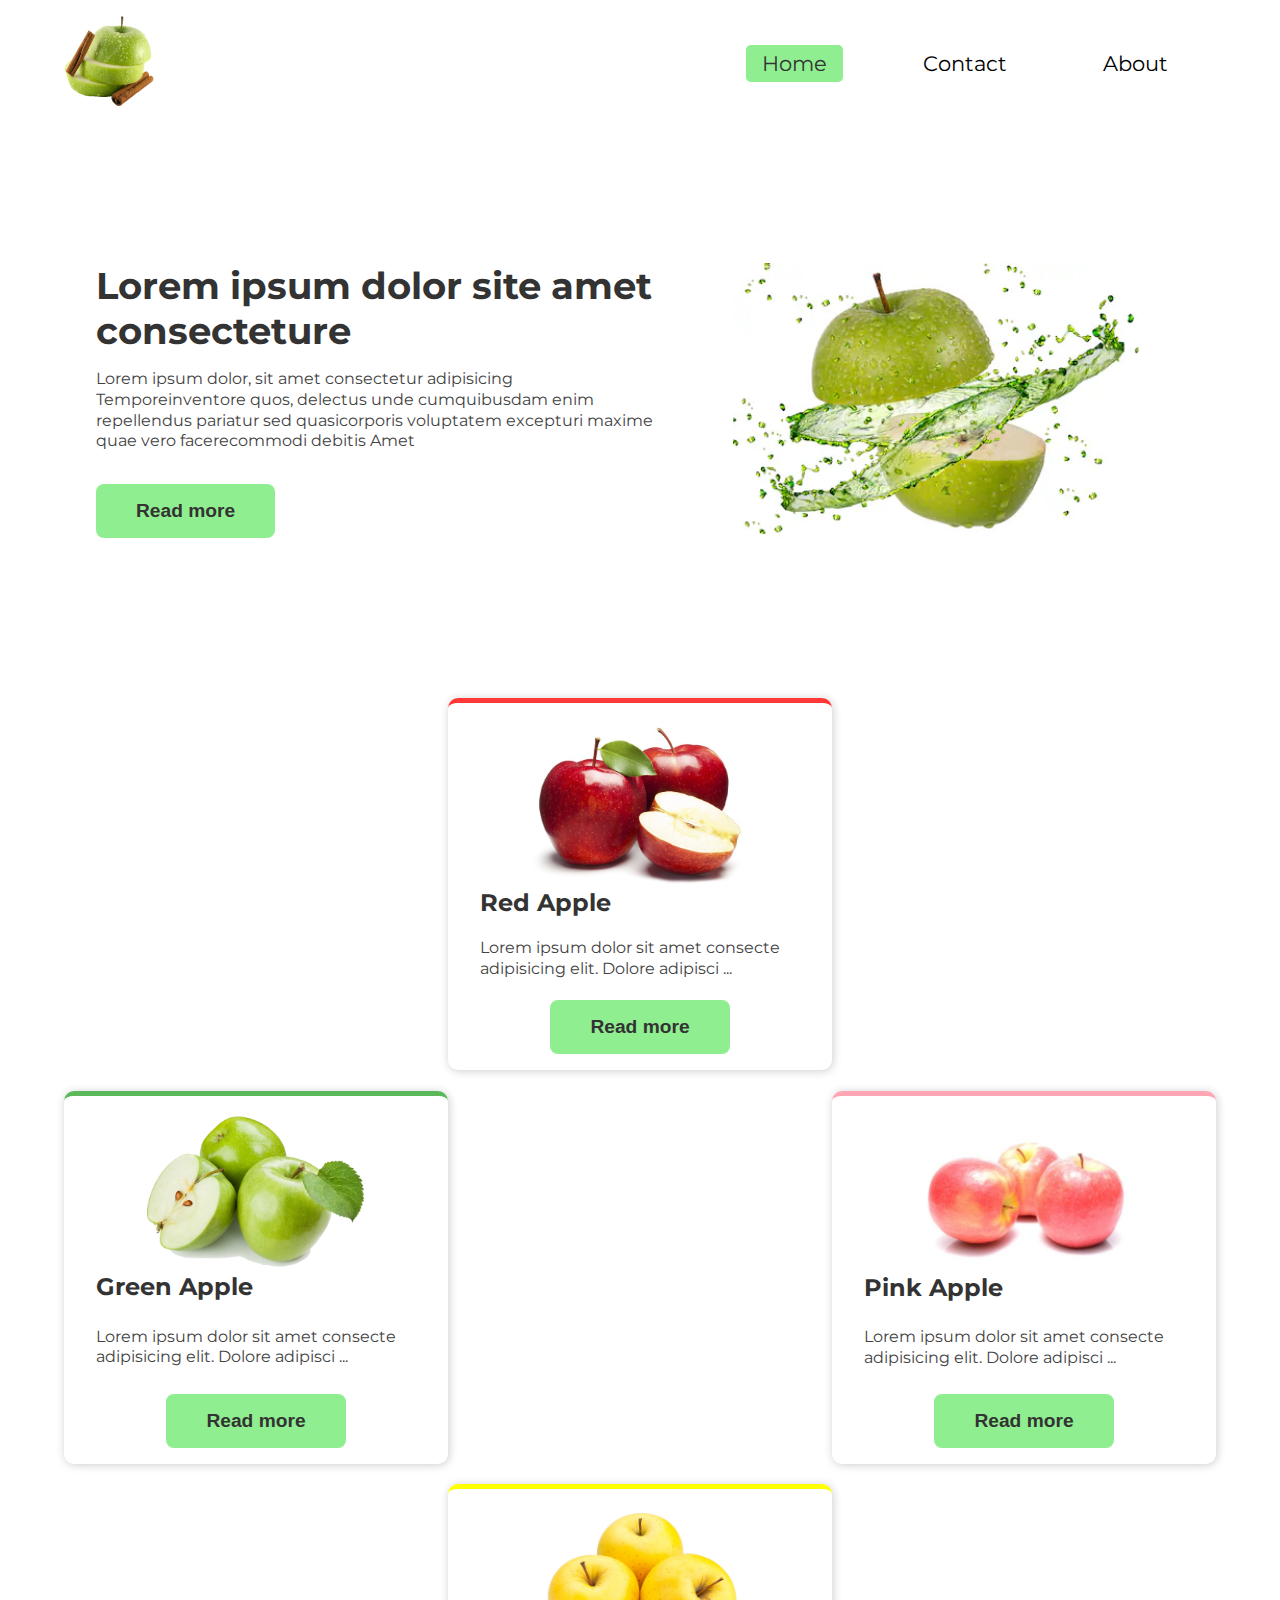
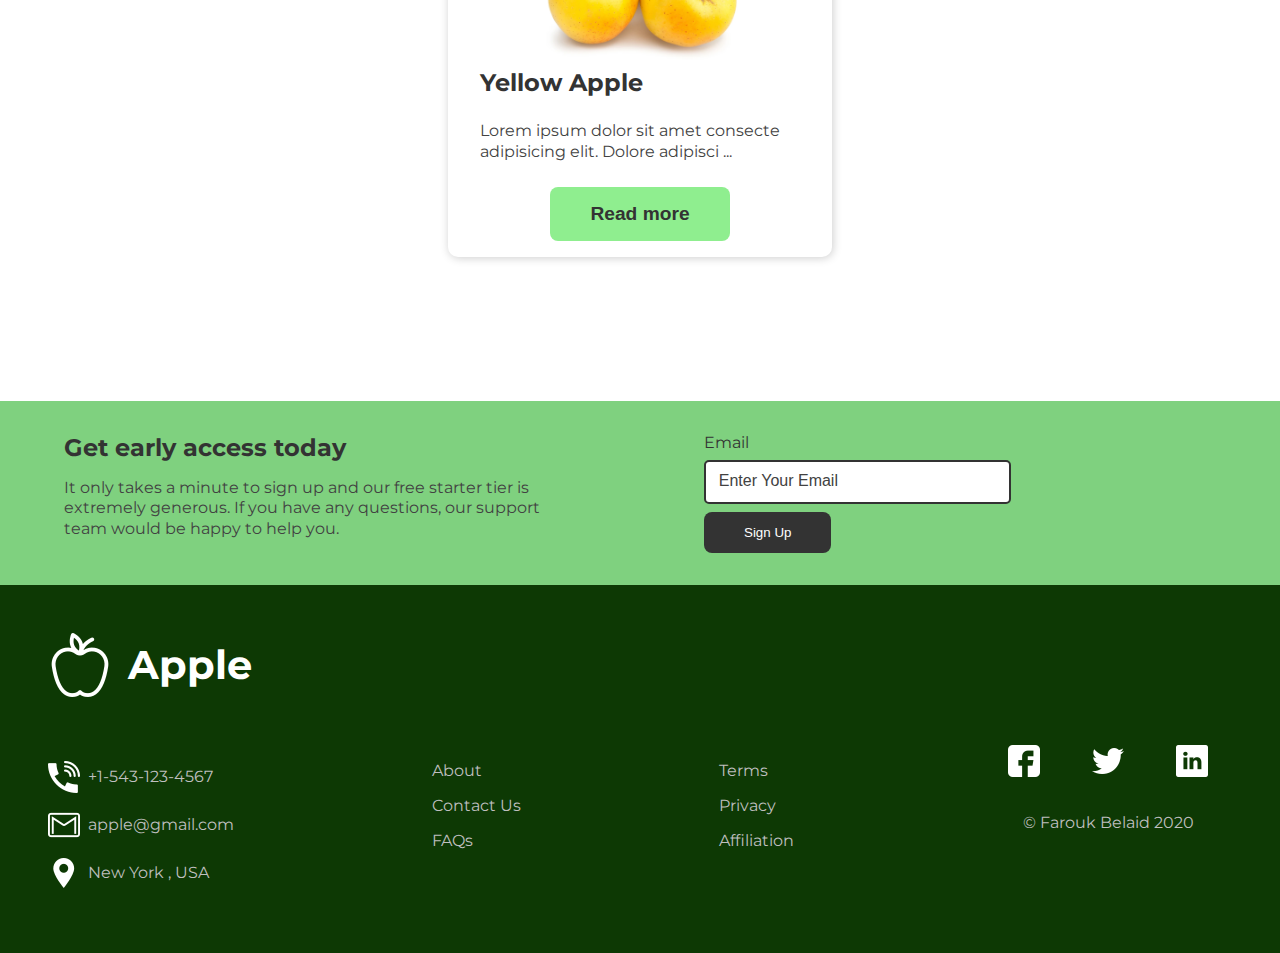
<file: index.html>
<!DOCTYPE html>
<html lang="en">
  <head>
    <meta charset="UTF-8" />
    <meta name="viewport" content="width=device-width, initial-scale=1.0" />
    <!-- Link StyleSheet file-->
    <link rel="stylesheet" href="css/main.css" />
    <title>Apple</title>
  </head>
  <body>
    <header>
      <nav class="nav-bar">
        <div class="logo-container">
          <a href="#"
            ><img
              class="img-logo"
              src="images/green-apple-logo.png"
              alt="apple image"
          /></a>
        </div>

        <ul class="nav-links">
          <li><a id="home-link" href="#">Home</a></li>
          <li><a href="#">Contact</a></li>
          <li><a href="#">About</a></li>
        </ul>
      </nav>
    </header>
    <main class="page-container">
      <section id="introduction">
        <div class="intro-text">
          <h1>Lorem ipsum dolor site amet consecteture</h1>

          <p>
            Lorem ipsum dolor, sit amet consectetur adipisicing Temporeinventore
            quos, delectus unde cumquibusdam enim repellendus pariatur sed
            quasicorporis voluptatem excepturi maxime quae vero facerecommodi
            debitis Amet
          </p>

          <button class="button-style"><a href="#">Read more</a></button>
        </div>
        <div class="intro-img">
          <img
            src="images/green-apple-splash.png"
            alt="green apple background"
          />
        </div>
      </section>

      <section id="blog-post-overview">
        <div class="card top">
          <img src="images/red-apple.jpg" alt="red-apple" />
          <h2>Red Apple</h2>
          <p>
            Lorem ipsum dolor sit amet consecte adipisicing elit. Dolore
            adipisci ...
          </p>
          <button class="button-style">
            <a href="red-apple-post.html">Read more</a>
          </button>
        </div>

        <div class="card left">
          <img src="images/green-apple.png" alt="green-apple" />
          <h2>Green Apple</h2>
          <p>
            Lorem ipsum dolor sit amet consecte adipisicing elit. Dolore
            adipisci ...
          </p>
          <button class="button-style">
            <a href="blog-post.html">Read more</a>
          </button>
        </div>

        <div class="card right">
          <img src="images/pink-apple.jpg" alt="pink-apple" />
          <h2>Pink Apple</h2>
          <p>
            Lorem ipsum dolor sit amet consecte adipisicing elit. Dolore
            adipisci ...
          </p>
          <button class="button-style">
            <a href="pink-apple-post.html">Read more</a>
          </button>
        </div>

        <div class="card bottom">
          <img src="images/yellow-apple.jpg" alt="yellow-apple" />
          <h2>Yellow Apple</h2>
          <p>
            Lorem ipsum dolor sit amet consecte adipisicing elit. Dolore
            adipisci ...
          </p>
          <button class="button-style">
            <a href="yellow-apple-post.html">Read more</a>
          </button>
        </div>
      </section>
    </main>
    <section class="sign-up-section">
      <div class="sign-up-intro">
        <h2>Get early access today</h2>
        <p>
          It only takes a minute to sign up and our free starter tier is
          extremely generous. If you have any questions, our support team would
          be happy to help you.
        </p>
      </div>

      <div class="form-container">
        <form>
          <label for="email-input">Email</label>
          <input
            type="email"
            name="email"
            id="email-input"
            placeholder="Enter Your Email"
          />
          <button class="sign-up-btn button-style">Sign Up</button>
        </form>
      </div>
    </section>

    <footer class="footer">
      <div class="logo">
        <img src="images/apple.png" alt="" />
        <span>Apple</span>
      </div>

      <div class="footer-links-container">
        <ul class="footer-links">
          <li>
            <img src="images/phone.png" alt="" />
            <a href="#">+1-543-123-4567</a>
          </li>

          <li>
            <img src="images/gmail.png" alt="" />
            <a href="#">apple@gmail.com</a>
          </li>

          <li>
            <img src="images/gps.png" alt="" />
            <a href="#">New York , USA</a>
          </li>
        </ul>

        <ul class="footer-links">
          <li><a href="#">About</a></li>
          <li><a href="#">Contact Us</a></li>
          <li><a href="#">FAQs</a></li>
        </ul>

        <ul class="footer-links">
          <li><a href="#">Terms</a></li>
          <li><a href="#">Privacy</a></li>
          <li><a href="#">Affiliation</a></li>
        </ul>

        <ul class="footer-links social-media-links">
          <li>
            <a href="#"><img src="images/facebook.png" alt="facebook" /></a>
          </li>

          <li>
            <a href="#"><img src="images/twitter.png" alt="instagram" /></a>
          </li>

          <li>
            <a href="#"><img src="images/linkedin.png" alt="linkedin" /></a>
          </li>
          
          <li class="copyright-container">
            <a href="#">© Farouk Belaid 2020</a>
          </li>
        </ul>
      </div>
    </footer>
  </body>
</html>
</file>
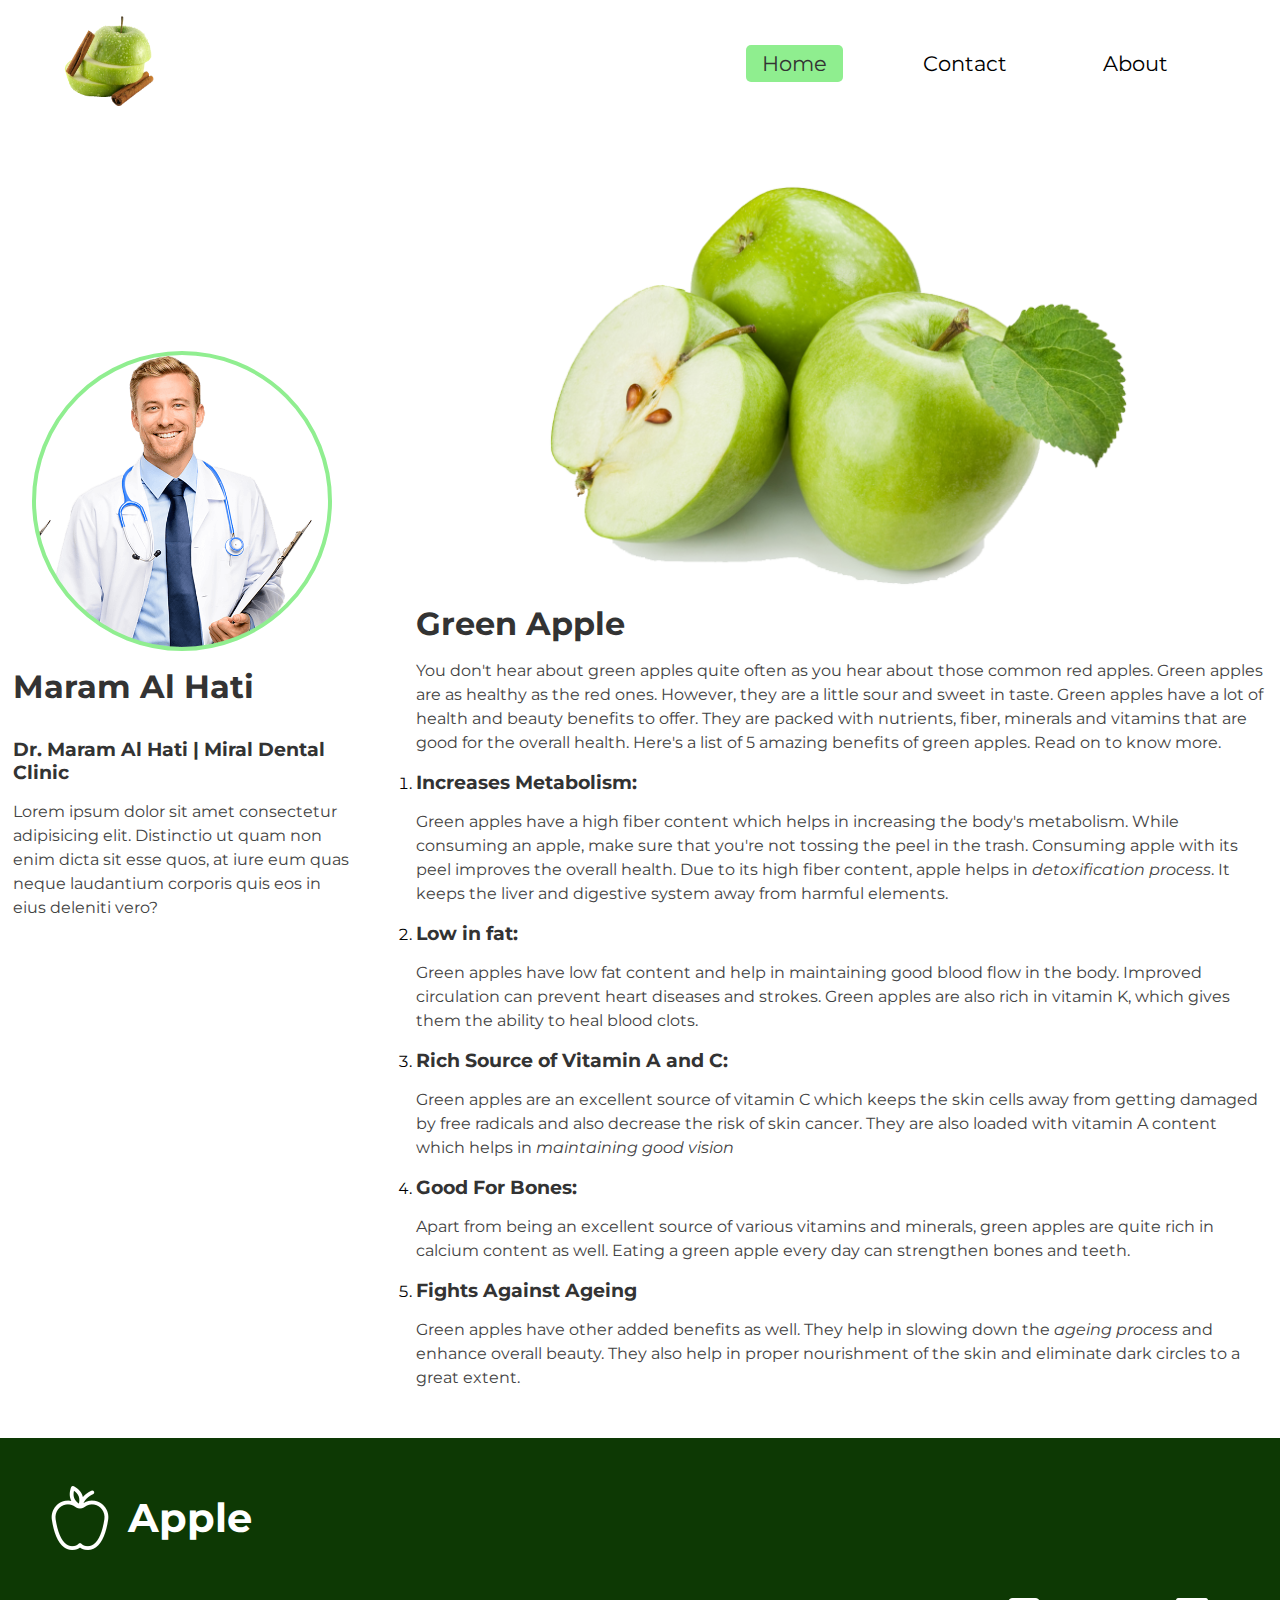
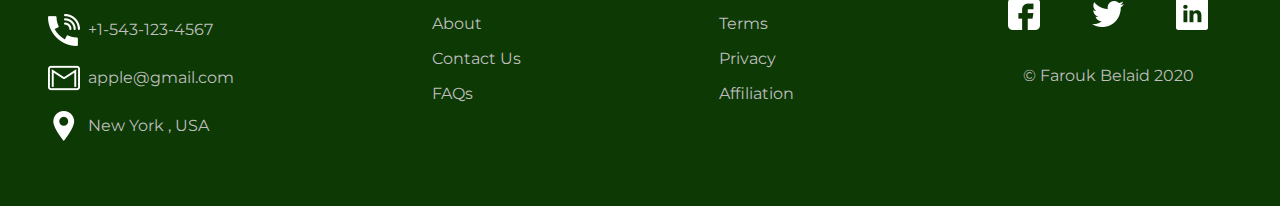
<file: blog-post.html>
<!DOCTYPE html>
<html lang="en">
  <head>
    <meta charset="UTF-8" />
    <meta name="viewport" content="width=device-width, initial-scale=1.0" />
    <link rel="stylesheet" href="css/blog-post-style.css" />
    <title>Green Apple</title>
  </head>
  <body>
    <main class="grid-container">
      <header>
        <nav class="nav-bar">
          <div class="logo-container">
            <a href="#"
              ><img
                class="img-logo"
                src="images/green-apple-logo.png"
                alt="apple image"/>
            </a>
          </div>

          <ul class="nav-links">
            <li><a id="home-link" href="index.html">Home</a></li>
            <li><a href="#">Contact</a></li>
            <li><a href="#">About</a></li>
          </ul>
        </nav>
      </header>

      <section class="author-info">
        <div class="author-img"></div>
        <h1>Maram Al Hati</h1>
        <h3>Dr. Maram Al Hati | Miral Dental Clinic</h3>
        <p>Lorem ipsum dolor sit amet consectetur adipisicing elit. 
          Distinctio ut quam non enim dicta sit esse quos, at iure eum 
          quas neque laudantium corporis quis eos in eius deleniti vero?</p>
      </section>

      <section class="content">
        <img src="images/green-apple.png" alt="" />
        <h1>Green Apple</h1>
        <p>
          You don't hear about green apples quite often as you hear about those
          common red apples. Green apples are as healthy as the red ones.
          However, they are a little sour and sweet in taste. Green apples have
          a lot of health and beauty benefits to offer. They are packed with
          nutrients, fiber, minerals and vitamins that are good for the overall
          health. Here's a list of 5 amazing benefits of green apples. Read on
          to know more. 
          <ol>

            <li>
              <h3>Increases Metabolism:</h3> 
              <p>Green apples have a high fiber
                content which helps in increasing the body's metabolism. While
                consuming an apple, make sure that you're not tossing the peel in the
                trash. Consuming apple with its peel improves the overall health. Due
                to its high fiber content, apple helps in <em>detoxification process</em>. It
                keeps the liver and digestive system away from harmful elements.
              </p>
            </li>

            <li>
              <h3>Low in fat:</h3>
              <p>Green apples have low fat content and help in maintaining
                good blood flow in the body. Improved circulation can prevent heart
                diseases and strokes. Green apples are also rich in vitamin K, which
                gives them the ability to heal blood clots.
              </p>
            </li>

            <li>
              <h3>Rich Source of Vitamin A and C:</h3>
              <p>Green apples are an excellent source of vitamin C which keeps
                the skin cells away from getting damaged by free radicals and also
                decrease the risk of skin cancer. They are also loaded with vitamin A
                content which helps in <em>maintaining good vision</em>
              </p>
            </li>

            <li>
              <h3>Good For Bones:</h3>
              <p>Apart from being an excellent source of various vitamins and minerals, green
                apples are quite rich in calcium content as well. Eating a green apple
                every day can strengthen bones and teeth.
              </p>
            </li>

            <li>
              <h3>Fights Against Ageing</h3>
              <p>Green apples have other added benefits as well. They help in slowing
                down the <em>ageing process</em> and enhance overall beauty. They also help in
                proper nourishment of the skin and eliminate dark circles to a great
                extent.
              </p>
            </li>

          </ol>
        </p>
      </section>

      <footer class="footer">
        <div class="logo">
          <img src="images/apple.png" alt="" />
          <span>Apple</span>
        </div>

        <div class="footer-links-container">

          <ul class="footer-links">
            <li>
              <img src="images/phone.png" alt="" />
              <a href="#">+1-543-123-4567</a>
            </li>

            <li>
              <img src="images/gmail.png" alt="" />
              <a href="#">apple@gmail.com</a>
            </li>

            <li>
              <img src="images/gps.png" alt="" />
              <a href="#">New York , USA</a>
            </li>
          </ul>

          <ul class="footer-links">
            <li><a href="#">About</a></li>
            <li><a href="#">Contact Us</a></li>
            <li><a href="#">FAQs</a></li>
          </ul>

          <ul class="footer-links">
            <li><a href="#">Terms</a></li>
            <li><a href="#">Privacy</a></li>
            <li><a href="#">Affiliation</a></li>
          </ul>

          <ul class="footer-links social-media-links">
            <li>
              <a href="#"><img src="images/facebook.png" alt="facebook" /></a>
            </li>

            <li>
              <a href="#"><img src="images/twitter.png" alt="instagram" /></a>
            </li>

            <li>
              <a href="#"><img src="images/linkedin.png" alt="linkedin" /></a>
            </li>
            
            <li class="copyright-container">
              <a href="#">© Farouk Belaid 2020</a>
            </li>
          </ul>
        </div>
      </footer>
    </main>
  </body>
</html>
</file>
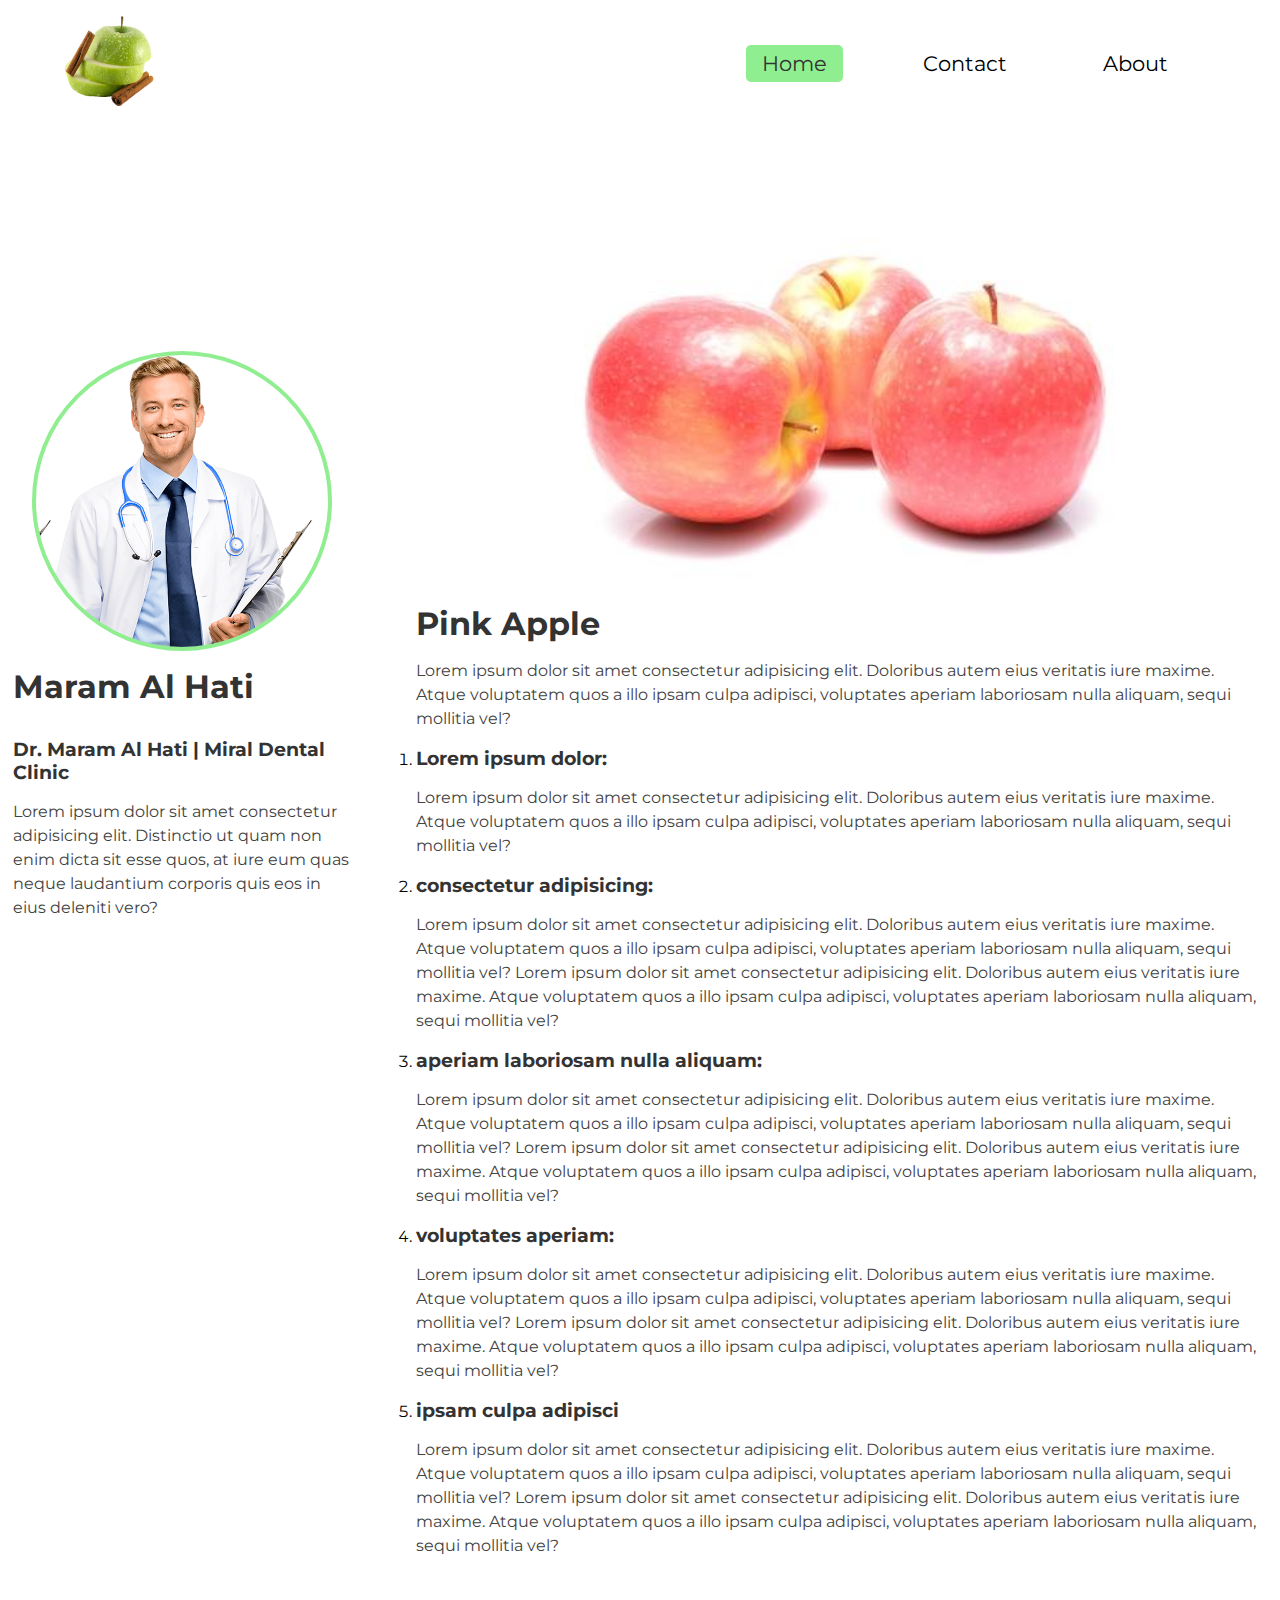
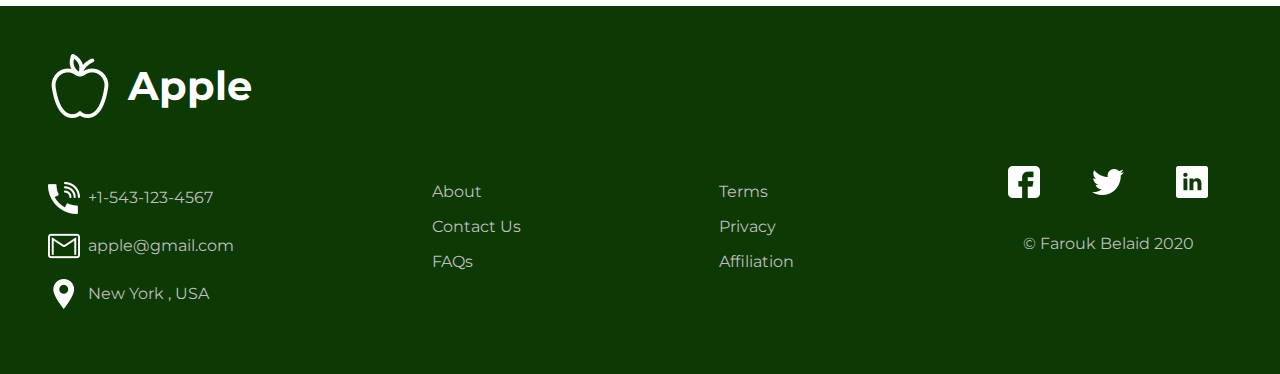
<file: pink-apple-post.html>
<!DOCTYPE html>
<html lang="en">
  <head>
    <meta charset="UTF-8" />
    <meta name="viewport" content="width=device-width, initial-scale=1.0" />
    <link rel="stylesheet" href="css/blog-post-style.css" />
    <title>Pink Apple</title>
  </head>
  <body>
    <main class="grid-container">
      <header>
        <nav class="nav-bar">
          <div class="logo-container">
            <a href="#"
              ><img
                class="img-logo"
                src="images/green-apple-logo.png"
                alt="apple image"
            /></a>
          </div>

          <ul class="nav-links">
            <li><a id="home-link" href="index.html">Home</a></li>
            <li><a href="#">Contact</a></li>
            <li><a href="#">About</a></li>
          </ul>
        </nav>
      </header>

      <section class="author-info">
        <div class="author-img"></div>
        <h1>Maram Al Hati</h1>
        <h3>Dr. Maram Al Hati | Miral Dental Clinic</h3>
        <p>Lorem ipsum dolor sit amet consectetur adipisicing elit. 
          Distinctio ut quam non enim dicta sit esse quos, at iure eum 
          quas neque laudantium corporis quis eos in eius deleniti vero?</p>
      </section>

      <section class="content">
        <img src="images/pink-apple.jpg" alt="" />
        <h1>Pink Apple</h1>
        <p>
          Lorem ipsum dolor sit amet consectetur adipisicing elit. 
          Doloribus autem eius veritatis iure maxime. Atque voluptatem quos 
          a illo ipsam culpa adipisci, voluptates aperiam laboriosam nulla aliquam, 
          sequi mollitia vel? 
          <ol>

            <li>
              <h3>Lorem ipsum dolor:</h3> 
              <p>Lorem ipsum dolor sit amet consectetur adipisicing elit. 
                Doloribus autem eius veritatis iure maxime. Atque voluptatem quos 
                a illo ipsam culpa adipisci, voluptates aperiam laboriosam nulla aliquam, 
                sequi mollitia vel?
              </p>
            </li>

            <li>
              <h3>consectetur adipisicing:</h3>
              <p>Lorem ipsum dolor sit amet consectetur adipisicing elit. 
                Doloribus autem eius veritatis iure maxime. Atque voluptatem quos 
                a illo ipsam culpa adipisci, voluptates aperiam laboriosam nulla aliquam, 
                sequi mollitia vel? Lorem ipsum dolor sit amet consectetur adipisicing elit. 
                Doloribus autem eius veritatis iure maxime. Atque voluptatem quos 
                a illo ipsam culpa adipisci, voluptates aperiam laboriosam nulla aliquam, 
                sequi mollitia vel?
              </p>
            </li>

            <li>
              <h3>aperiam laboriosam nulla aliquam:</h3>
              <p>Lorem ipsum dolor sit amet consectetur adipisicing elit. 
                Doloribus autem eius veritatis iure maxime. Atque voluptatem quos 
                a illo ipsam culpa adipisci, voluptates aperiam laboriosam nulla aliquam, 
                sequi mollitia vel? Lorem ipsum dolor sit amet consectetur adipisicing elit. 
                Doloribus autem eius veritatis iure maxime. Atque voluptatem quos 
                a illo ipsam culpa adipisci, voluptates aperiam laboriosam nulla aliquam, 
                sequi mollitia vel?
              </p>
            </li>

            <li>
              <h3>voluptates aperiam:</h3>
              <p>Lorem ipsum dolor sit amet consectetur adipisicing elit. 
                Doloribus autem eius veritatis iure maxime. Atque voluptatem quos 
                a illo ipsam culpa adipisci, voluptates aperiam laboriosam nulla aliquam, 
                sequi mollitia vel? Lorem ipsum dolor sit amet consectetur adipisicing elit. 
                Doloribus autem eius veritatis iure maxime. Atque voluptatem quos 
                a illo ipsam culpa adipisci, voluptates aperiam laboriosam nulla aliquam, 
                sequi mollitia vel?
              </p>
            </li>

            <li>
              <h3>ipsam culpa adipisci</h3>
              <p>Lorem ipsum dolor sit amet consectetur adipisicing elit. 
                Doloribus autem eius veritatis iure maxime. Atque voluptatem quos 
                a illo ipsam culpa adipisci, voluptates aperiam laboriosam nulla aliquam, 
                sequi mollitia vel? Lorem ipsum dolor sit amet consectetur adipisicing elit. 
                Doloribus autem eius veritatis iure maxime. Atque voluptatem quos 
                a illo ipsam culpa adipisci, voluptates aperiam laboriosam nulla aliquam, 
                sequi mollitia vel?
              </p>
            </li>
          </ol>
        </p>
      </section>

      <footer class="footer">
        <div class="logo">
          <img src="images/apple.png" alt="" />
          <span>Apple</span>
        </div>

        <div class="footer-links-container">
          <ul class="footer-links">
            <li>
              <img src="images/phone.png" alt="" />
              <a href="#">+1-543-123-4567</a>
            </li>
            <li>
              <img src="images/gmail.png" alt="" />
              <a href="#">apple@gmail.com</a>
            </li>
            <li>
              <img src="images/gps.png" alt="" />
              <a href="#">New York , USA</a>
            </li>
          </ul>

          <ul class="footer-links">
            <li><a href="#">About</a></li>
            <li><a href="#">Contact Us</a></li>
            <li><a href="#">FAQs</a></li>
          </ul>

          <ul class="footer-links">
            <li><a href="#">Terms</a></li>
            <li><a href="#">Privacy</a></li>
            <li><a href="#">Affiliation</a></li>
          </ul>

          <ul class="footer-links social-media-links">
            <li>
              <a href="#"><img src="images/facebook.png" alt="facebook" /></a>
            </li>
            <li>
              <a href="#"><img src="images/twitter.png" alt="instagram" /></a>
            </li>
            <li>
              <a href="#"><img src="images/linkedin.png" alt="linkedin" /></a>
            </li>
            <li class="copyright-container">
              <a href="#">© Farouk Belaid 2020</a>
            </li>
          </ul>
        </div>
      </footer>
    </main>
  </body>
</html>
</file>
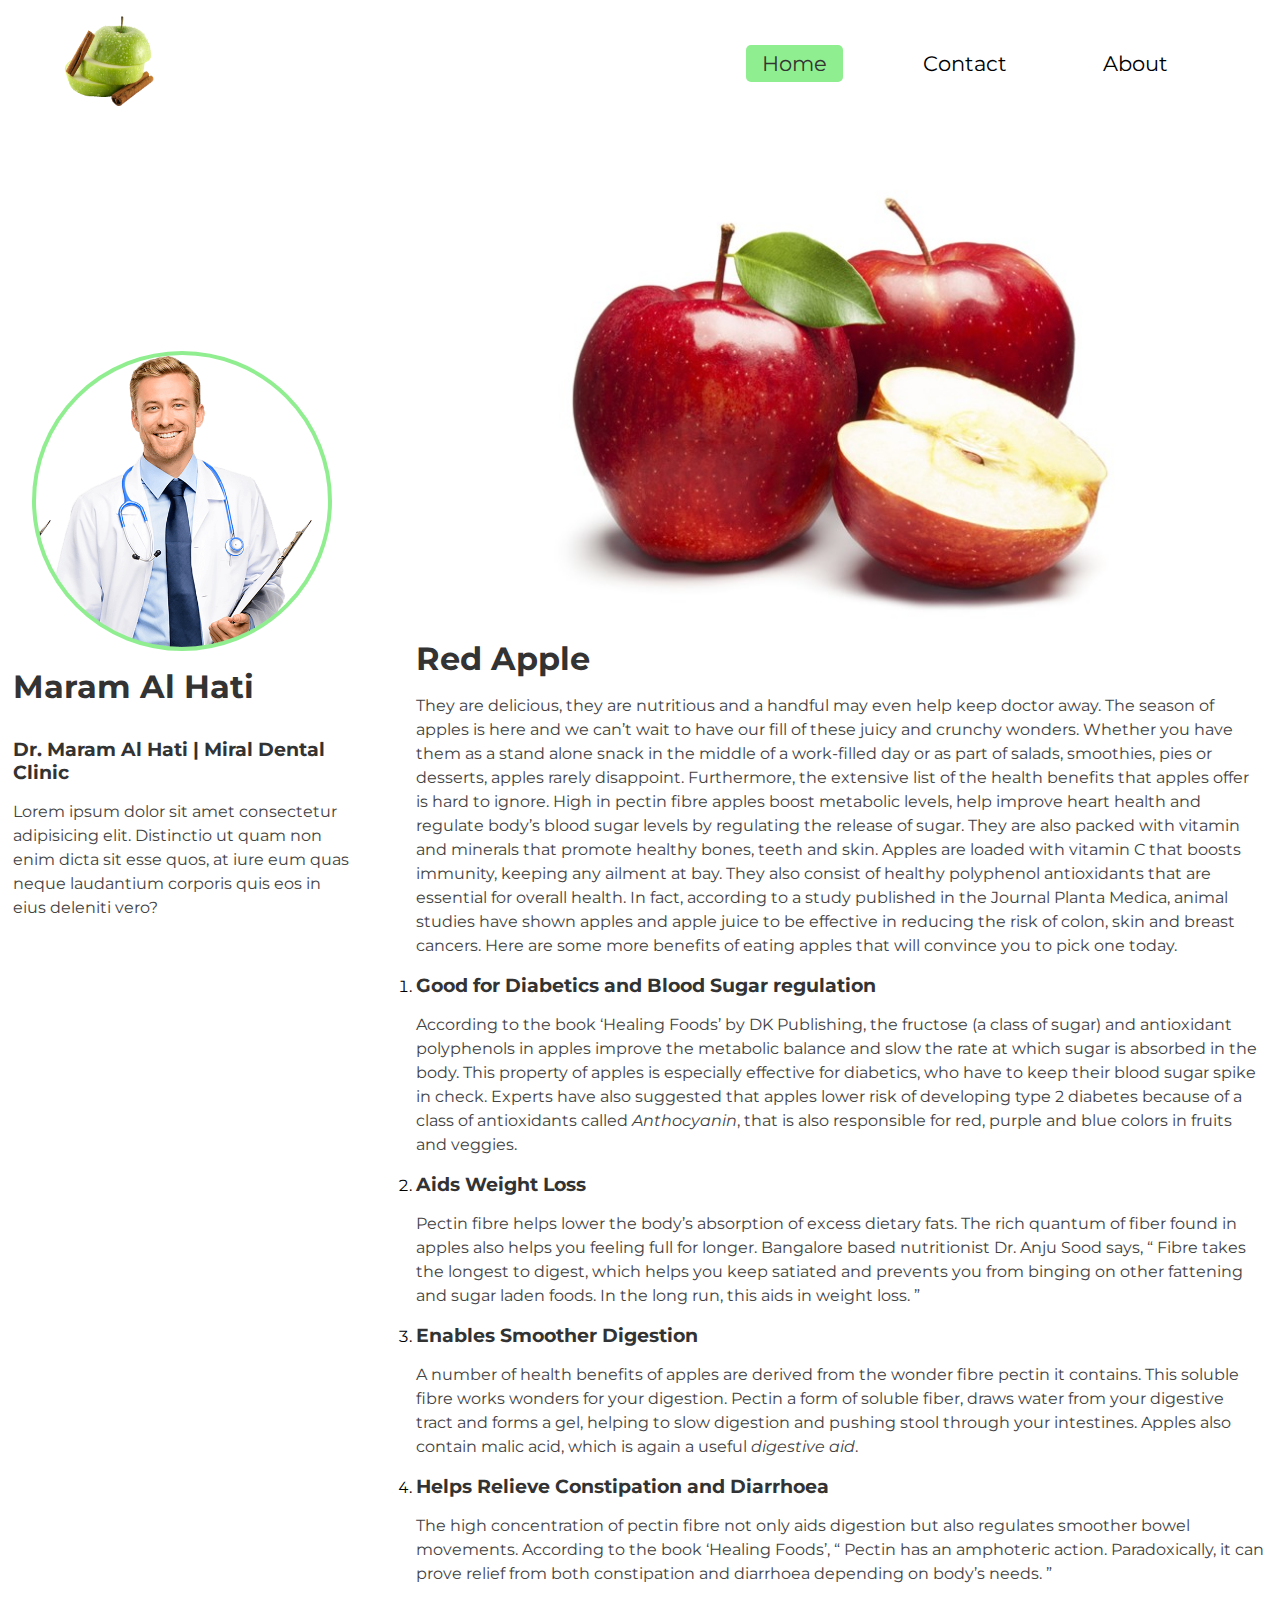
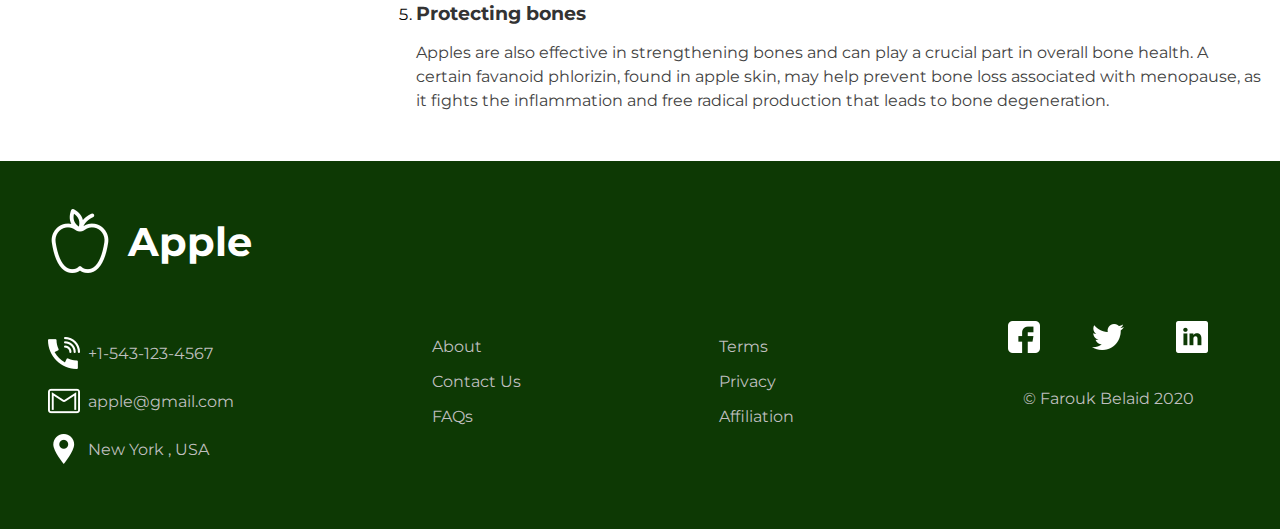
<file: red-apple-post.html>
<!DOCTYPE html>
<html lang="en">
  <head>
    <meta charset="UTF-8" />
    <meta name="viewport" content="width=device-width, initial-scale=1.0" />
    <link rel="stylesheet" href="css/blog-post-style.css" />
    <title>Red Apple</title>
  </head>
  <body>
    <main class="grid-container">
      <header>
        <nav class="nav-bar">
          <div class="logo-container">
            <a href="#"
              ><img
                class="img-logo"
                src="images/green-apple-logo.png"
                alt="apple image"
            /></a>
          </div>

          <ul class="nav-links">
            <li><a id="home-link" href="index.html">Home</a></li>
            <li><a href="#">Contact</a></li>
            <li><a href="#">About</a></li>
          </ul>
        </nav>
      </header>

      <section class="author-info">
        <div class="author-img"></div>
        <h1>Maram Al Hati</h1>
        <h3>Dr. Maram Al Hati | Miral Dental Clinic</h3>
        <p>Lorem ipsum dolor sit amet consectetur adipisicing elit. 
          Distinctio ut quam non enim dicta sit esse quos, at iure eum 
          quas neque laudantium corporis quis eos in eius deleniti vero?</p>
      </section>

      <section class="content">
        <img src="images/red-apple.jpg" alt="" />
        <h1>Red Apple</h1>
        <p>
          They are delicious, they are nutritious and a handful may even help keep doctor away.
          The season of apples is here and we can’t wait to have our fill of these juicy and crunchy wonders.
          Whether you have them as a stand alone snack in the middle of a work-filled day or as part of salads,
          smoothies, pies or desserts, apples rarely disappoint. Furthermore, the extensive list of the health benefits that apples offer is hard to ignore.
          High in pectin fibre apples boost metabolic levels, help improve heart health and regulate body’s blood sugar levels by regulating the release of sugar.
          They are also packed with vitamin and minerals that promote healthy bones, teeth and skin.
          Apples are loaded with vitamin C that boosts immunity, keeping any ailment at bay.
          They also consist of healthy polyphenol antioxidants that are essential for overall health.
          In fact, according to a study published in the Journal Planta Medica, animal studies have shown apples and apple juice to be effective in reducing the risk of colon, skin and breast cancers.
          Here are some more benefits of eating apples that will convince you to pick one today. 

          <ol>

            <li>
              <h3>Good for Diabetics and Blood Sugar regulation</h3> 
              <p>According to the book ‘Healing Foods’ by DK Publishing,
                the fructose (a class of sugar) and antioxidant polyphenols in apples improve the metabolic 
                balance and slow the rate at which sugar is absorbed in the body. This property of apples is 
                especially effective for diabetics, who have to keep their blood sugar spike in check. 
                Experts have also suggested that apples lower risk of developing type 2 diabetes because of a class 
                of antioxidants called <em>Anthocyanin</em>, that is also responsible for red, purple and blue colors in fruits 
                and veggies.
              </p>
            </li>

            <li>
              <h3>Aids Weight Loss</h3>
              <p>Pectin fibre helps lower the body’s absorption of excess dietary fats.
                The rich quantum of fiber found in apples also helps you feeling full for longer. 
                Bangalore based nutritionist Dr. Anju Sood says, 
                <q> Fibre takes the longest to digest, 
                   which helps you keep satiated and prevents you from binging on other fattening and 
                   sugar laden foods. In the long run, this aids in weight loss.
                </q>
              </p>
            </li>

            <li>
              <h3>Enables Smoother Digestion</h3>
              <p>A number of health benefits of apples are derived from the wonder fibre pectin it contains. 
                This soluble fibre works wonders for your digestion. Pectin a form of soluble fiber, 
                draws water from your digestive tract and forms a gel, helping to slow digestion and 
                pushing stool through your intestines. Apples also contain malic acid, 
                which is again a useful <em>digestive aid</em>. 
              </p>
            </li>

            <li>
              <h3>Helps Relieve Constipation and Diarrhoea</h3>
              <p>The high concentration of pectin fibre not only aids digestion but also regulates 
                 smoother bowel movements. According to the book ‘Healing Foods’, 
                <q> Pectin has an amphoteric action. Paradoxically, it can prove relief from both 
                   constipation and diarrhoea depending on body’s needs. 
                </q> 
                  
              </p>
            </li>

            <li>
              <h3>Protecting bones</h3>
              <p>Apples are also effective in strengthening bones and can play a crucial part in overall bone 
                health. A certain favanoid phlorizin, found in apple skin, may help prevent bone loss 
                associated with menopause, as it fights the inflammation and free radical production that 
                leads to bone degeneration.
              </p>
            </li>
          </ol>
        </p>
      </section>

      <footer class="footer">
        <div class="logo">
          <img src="images/apple.png" alt="" />
          <span>Apple</span>
        </div>

        <div class="footer-links-container">
          <ul class="footer-links">
            <li>
              <img src="images/phone.png" alt="" />
              <a href="#">+1-543-123-4567</a>
            </li>
            <li>
              <img src="images/gmail.png" alt="" />
              <a href="#">apple@gmail.com</a>
            </li>
            <li>
              <img src="images/gps.png" alt="" />
              <a href="#">New York , USA</a>
            </li>
          </ul>

          <ul class="footer-links">
            <li><a href="#">About</a></li>
            <li><a href="#">Contact Us</a></li>
            <li><a href="#">FAQs</a></li>
          </ul>

          <ul class="footer-links">
            <li><a href="#">Terms</a></li>
            <li><a href="#">Privacy</a></li>
            <li><a href="#">Affiliation</a></li>
          </ul>

          <ul class="footer-links social-media-links">
            <li>
              <a href="#"><img src="images/facebook.png" alt="facebook" /></a>
            </li>
            <li>
              <a href="#"><img src="images/twitter.png" alt="instagram" /></a>
            </li>
            <li>
              <a href="#"><img src="images/linkedin.png" alt="linkedin" /></a>
            </li>
            <li class="copyright-container">
              <a href="#">© Farouk Belaid 2020</a>
            </li>
          </ul>
        </div>
      </footer>
    </main>
  </body>
</html>
</file>
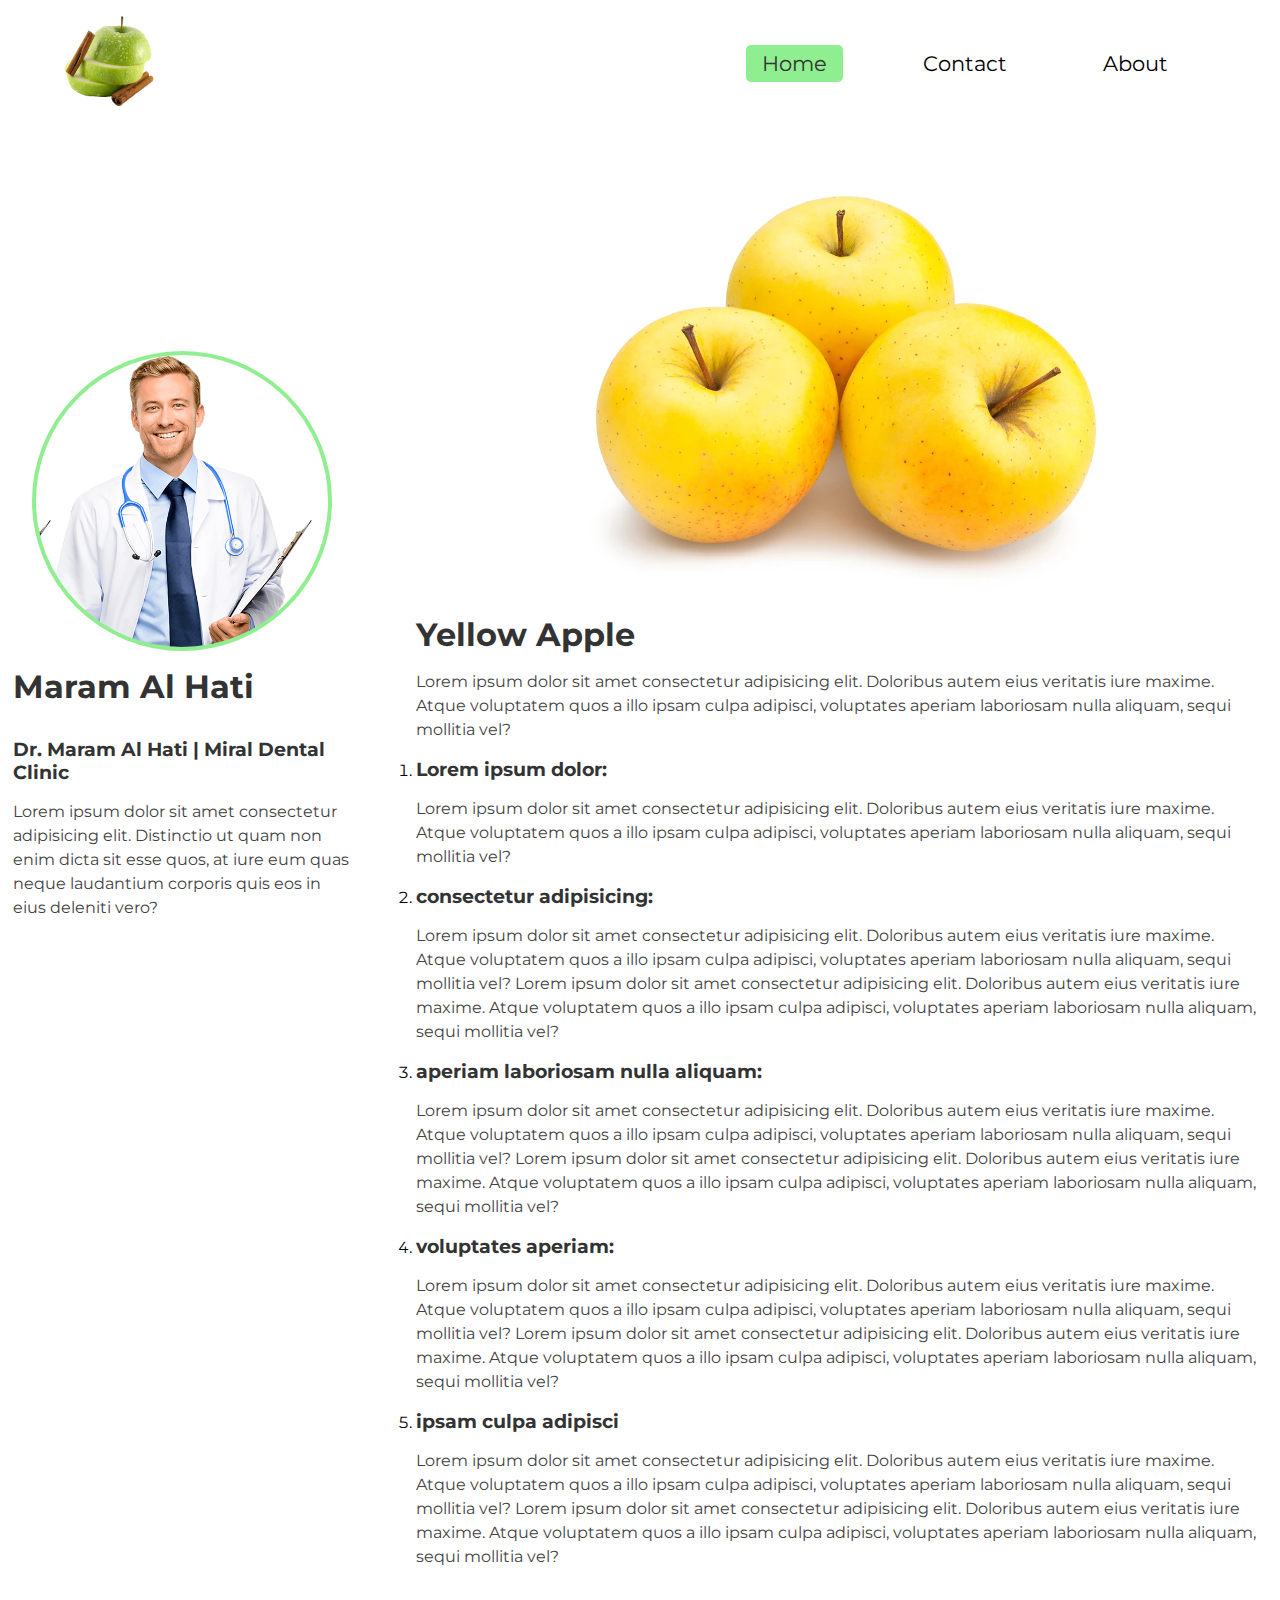
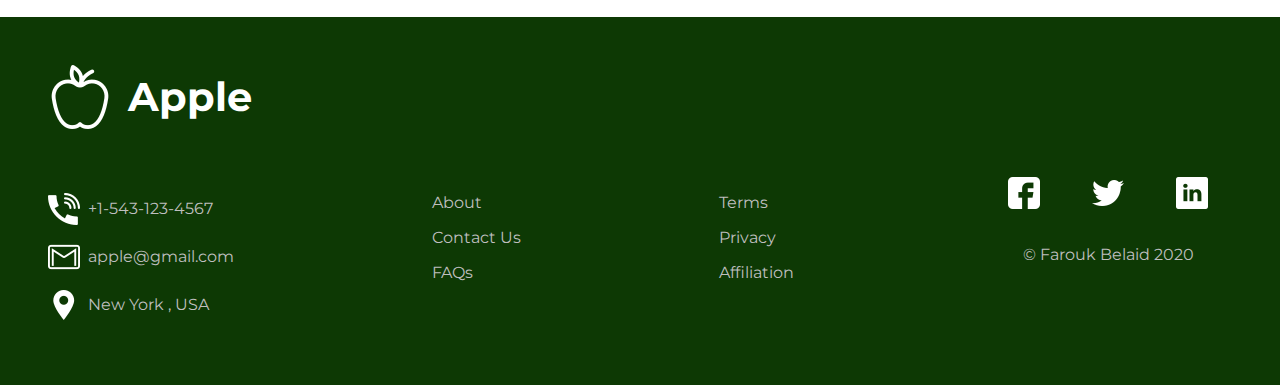
<file: yellow-apple-post.html>
<!DOCTYPE html>
<html lang="en">
  <head>
    <meta charset="UTF-8" />
    <meta name="viewport" content="width=device-width, initial-scale=1.0" />
    <link rel="stylesheet" href="css/blog-post-style.css" />
    <title>Yellow Apple</title>
  </head>
  <body>
    <main class="grid-container">
      <header>
        <nav class="nav-bar">
          <div class="logo-container">
            <a href="#"
              ><img
                class="img-logo"
                src="images/green-apple-logo.png"
                alt="apple image"
            /></a>
          </div>

          <ul class="nav-links">
            <li><a id="home-link" href="index.html">Home</a></li>
            <li><a href="#">Contact</a></li>
            <li><a href="#">About</a></li>
          </ul>
        </nav>
      </header>

      <section class="author-info">
        <div class="author-img"></div>
        <h1>Maram Al Hati</h1>
        <h3>Dr. Maram Al Hati | Miral Dental Clinic</h3>
        <p>Lorem ipsum dolor sit amet consectetur adipisicing elit. 
          Distinctio ut quam non enim dicta sit esse quos, at iure eum 
          quas neque laudantium corporis quis eos in eius deleniti vero?</p>
      </section>

      <section class="content">
        <img src="images/yellow-apple.jpg" alt="" />
        <h1>Yellow Apple</h1>
        <p>
          Lorem ipsum dolor sit amet consectetur adipisicing elit. 
          Doloribus autem eius veritatis iure maxime. Atque voluptatem quos 
          a illo ipsam culpa adipisci, voluptates aperiam laboriosam nulla aliquam, 
          sequi mollitia vel? 
          <ol>

            <li>
              <h3>Lorem ipsum dolor:</h3> 
              <p>Lorem ipsum dolor sit amet consectetur adipisicing elit. 
                Doloribus autem eius veritatis iure maxime. Atque voluptatem quos 
                a illo ipsam culpa adipisci, voluptates aperiam laboriosam nulla aliquam, 
                sequi mollitia vel?
              </p>
            </li>

            <li>
              <h3>consectetur adipisicing:</h3>
              <p>Lorem ipsum dolor sit amet consectetur adipisicing elit. 
                Doloribus autem eius veritatis iure maxime. Atque voluptatem quos 
                a illo ipsam culpa adipisci, voluptates aperiam laboriosam nulla aliquam, 
                sequi mollitia vel? Lorem ipsum dolor sit amet consectetur adipisicing elit. 
                Doloribus autem eius veritatis iure maxime. Atque voluptatem quos 
                a illo ipsam culpa adipisci, voluptates aperiam laboriosam nulla aliquam, 
                sequi mollitia vel?
              </p>
            </li>

            <li>
              <h3>aperiam laboriosam nulla aliquam:</h3>
              <p>Lorem ipsum dolor sit amet consectetur adipisicing elit. 
                Doloribus autem eius veritatis iure maxime. Atque voluptatem quos 
                a illo ipsam culpa adipisci, voluptates aperiam laboriosam nulla aliquam, 
                sequi mollitia vel? Lorem ipsum dolor sit amet consectetur adipisicing elit. 
                Doloribus autem eius veritatis iure maxime. Atque voluptatem quos 
                a illo ipsam culpa adipisci, voluptates aperiam laboriosam nulla aliquam, 
                sequi mollitia vel?
              </p>
            </li>

            <li>
              <h3>voluptates aperiam:</h3>
              <p>Lorem ipsum dolor sit amet consectetur adipisicing elit. 
                Doloribus autem eius veritatis iure maxime. Atque voluptatem quos 
                a illo ipsam culpa adipisci, voluptates aperiam laboriosam nulla aliquam, 
                sequi mollitia vel? Lorem ipsum dolor sit amet consectetur adipisicing elit. 
                Doloribus autem eius veritatis iure maxime. Atque voluptatem quos 
                a illo ipsam culpa adipisci, voluptates aperiam laboriosam nulla aliquam, 
                sequi mollitia vel?
              </p>
            </li>

            <li>
              <h3>ipsam culpa adipisci</h3>
              <p>Lorem ipsum dolor sit amet consectetur adipisicing elit. 
                Doloribus autem eius veritatis iure maxime. Atque voluptatem quos 
                a illo ipsam culpa adipisci, voluptates aperiam laboriosam nulla aliquam, 
                sequi mollitia vel? Lorem ipsum dolor sit amet consectetur adipisicing elit. 
                Doloribus autem eius veritatis iure maxime. Atque voluptatem quos 
                a illo ipsam culpa adipisci, voluptates aperiam laboriosam nulla aliquam, 
                sequi mollitia vel?
              </p>
            </li>
          </ol>
        </p>
      </section>

      <footer class="footer">
        <div class="logo">
          <img src="images/apple.png" alt="" />
          <span>Apple</span>
        </div>

        <div class="footer-links-container">
          <ul class="footer-links">
            <li>
              <img src="images/phone.png" alt="" />
              <a href="#">+1-543-123-4567</a>
            </li>
            <li>
              <img src="images/gmail.png" alt="" />
              <a href="#">apple@gmail.com</a>
            </li>
            <li>
              <img src="images/gps.png" alt="" />
              <a href="#">New York , USA</a>
            </li>
          </ul>

          <ul class="footer-links">
            <li><a href="#">About</a></li>
            <li><a href="#">Contact Us</a></li>
            <li><a href="#">FAQs</a></li>
          </ul>

          <ul class="footer-links">
            <li><a href="#">Terms</a></li>
            <li><a href="#">Privacy</a></li>
            <li><a href="#">Affiliation</a></li>
          </ul>

          <ul class="footer-links social-media-links">
            <li>
              <a href="#"><img src="images/facebook.png" alt="facebook" /></a>
            </li>
            <li>
              <a href="#"><img src="images/twitter.png" alt="instagram" /></a>
            </li>
            <li>
              <a href="#"><img src="images/linkedin.png" alt="linkedin" /></a>
            </li>
            <li class="copyright-container">
              <a href="#">© Farouk Belaid 2020</a>
            </li>
          </ul>
        </div>
      </footer>
    </main>
  </body>
</html>
</file>
<file: css/main.css>
@import "navbar-style.css";
@import "footer-style.css";

/* Global Style */

body {
  font-family: "Montserrat", sans-serif;
}

.button-style {
  border: none;
  background: var(--light-green);
  color: var(--light-black);
  border-radius: 8px;
  cursor: pointer;
}
.button-style a {
  display: inline-block;
  text-decoration: none;
  color: var(--light-black);
  padding: 1rem 2.5rem;
  font-size: 1.2rem;
  font-weight: bold;
}

h1,
h2,
h3 {
  color: var(--light-black);
}
p {
  color: var(--drak-gray);
  line-height: 1.3;
}

/* main Section */
.page-container {
  padding: 1rem 4rem;
  margin-bottom: 3rem;
}
/* Introduction Section  */

#introduction {
  margin: 7.5rem 0 10rem 0;
  padding: 0 0 0 2rem;
  display: flex;
}

#introduction > div {
  flex: 1;
}

.intro-text h1 {
  font-size: 2.3rem;
}

.intro-text p {
  margin: 1rem 0 2rem 0;
}

.intro-img {
  display: flex;
  justify-content: center;
}

/* Four Card OverView Section */

#blog-post-overview {
  display: grid;
  grid-template-columns: repeat(3, minmax(12.5rem, 1fr));
  grid-template-rows: repeat(3, 1fr);
  row-gap: 1.3rem;
  grid-template-areas:
    ". top ."
    "left . right "
    ". bottom .";
}

.card {
  display: flex;
  flex-direction: column;
  justify-content: space-between;
  align-items: center;
  padding: 1rem 2rem;
  border-radius: 10px;
  box-shadow: 1px 1px 10px rgba(0, 0, 0, 0.2);
  transition: all 0.5s;
}

.card:hover {
  box-shadow: 2px 2px 10px rgba(0, 0, 0, 0.5);
}

.card img {
  width: 70%;
}
.card h2 {
  align-self: flex-start;
}

.card p {
  margin: 1.3rem 0;
  align-self: flex-start;
}

.top {
  grid-area: top;
  border-top: 5px solid var(--red-apple);
}

.left {
  grid-area: left;
  border-top: 5px solid var(--green-apple);
}

.right {
  grid-area: right;
  border-top: 5px solid var(--pink-apple);
}
.bottom {
  grid-area: bottom;
  border-top: 5px solid var(--yellow-apple);
}

/* Sign Up Section */

.sign-up-section {
  display: flex;
  padding: 2rem 4rem;
  margin-top: 8rem;
  background: var(--dark-green);
}

.sign-up-section > div {
  flex: 1;
}
.sign-up-section h2 {
  margin-bottom: 1rem;
}

.form-container {
  margin-left: 8rem;
}

label {
  color: var(--light-black);
}

#email-input {
  appearance: none;
  display: block;
  margin: 0.5rem 0;
  padding: 0.8rem;
  border-radius: 5px;
  border: 2px solid var(--light-black);
  width: 60%;
}

#email-input::placeholder {
  font-size: 1rem;
  color: var(--drak-gray);
}

.sign-up-btn {
  background-color: var(--light-black);
  padding: 0.8rem 2.5rem;
  color: var(--white);
}

@media only screen and (max-width: 600px) {
  .page-container {
    padding: 1rem;
    margin-bottom: 1rem;
  }

  #introduction {
    margin: 3rem 0 10rem 0;
    padding: 0;
    flex-direction: column;
    text-align: center;
  }

  .intro-text h1 {
    font-size: 2rem;
  }

  .intro-img {
    margin-top: 4rem;
  }

  /* Four Card OverView Section */

  #blog-post-overview {
    grid-template-columns: 1fr;
    grid-template-rows: repeat(4, 1fr);
    row-gap: 4rem;
    grid-template-areas:
      "top"
      "left"
      "right "
      "bottom";
  }

  /* Sign Up Section */

  .sign-up-section {
    flex-direction: column;
    padding: 2rem;
    margin-top: 5rem;
  }

  .form-container {
    margin-top: 2rem;
    margin-left: 0;
  }
}

@media only screen and (min-width: 601px) and (max-width: 1100px) {
  .page-container {
    padding: 2rem;
    margin-bottom: 0;
  }

  #introduction {
    margin: 5rem 0 10rem 0;
    padding: 0;
    flex-direction: column;
    text-align: center;
  }

  .intro-img {
    margin-top: 4rem;
  }

  /* Four Card OverView Section */

  #blog-post-overview {
    grid-template-columns: 1fr 1fr;
    grid-template-rows: 1fr 1fr;
    row-gap: 4rem;
    column-gap: 2rem;
    grid-template-areas:
      "top left"
      "right bottom";
  }

  /* Sign Up Section */

  .sign-up-section {
    flex-direction: column;
    padding: 2rem;
    margin-top: 5rem;
  }

  .form-container {
    margin-top: 2rem;
    margin-left: 0;
  }
}
</file>
<file: css/blog-post-style.css>
@import "navbar-style.css";
@import "footer-style.css";

/* Global Style */
body {
  font-family: "Montserrat", sans-serif;
}

h1,
h3 {
  margin: 1rem 0;
  color: var(--light-black);
}

p {
  color: var(--drak-gray);
  line-height: 1.5;
}

/* Main Section */

.grid-container {
  display: grid;
  grid-template-columns: 25rem 1fr;
  grid-auto-rows: auto;
  row-gap: 3rem;
  grid-template-areas:
    "hd hd"
    "sid content"
    "ft ft";
}

/* Header Section */

header {
  grid-area: hd;
}

/* Author Info Section */

.author-info {
  grid-area: sid;
  display: flex;
  flex-direction: column;
  padding: 1rem 3rem 1rem 0.8rem;
}

.author-img {
  width: 18.75rem;
  height: 18.75rem;
  margin-top: 10rem;
  border-radius: 50%;
  align-self: center;
  border: 4px solid lightgreen;
  background: url("../images/doctor-1.png") center/contain;
}

/* Content Section */

.content {
  grid-area: content;
  display: flex;
  flex-direction: column;
  padding: 0 1rem;
}

.content img {
  width: 70%;
  align-self: center;
}

.content h1 {
  font-size: 2rem;
}

/* Footer Section */

footer {
  grid-area: ft;
}

@media screen and (max-width: 800px) {
  /* Main Section */

  .grid-container {
    grid-template-areas:
      "hd hd"
      "content content"
      "sid sid"
      "ft ft";
  }

  /* Author Info Section */

  .author-img {
    margin-top: 5rem;
  }

  /* Content Section */

  .content {
    padding: 0 2rem;
  }
}
</file>
